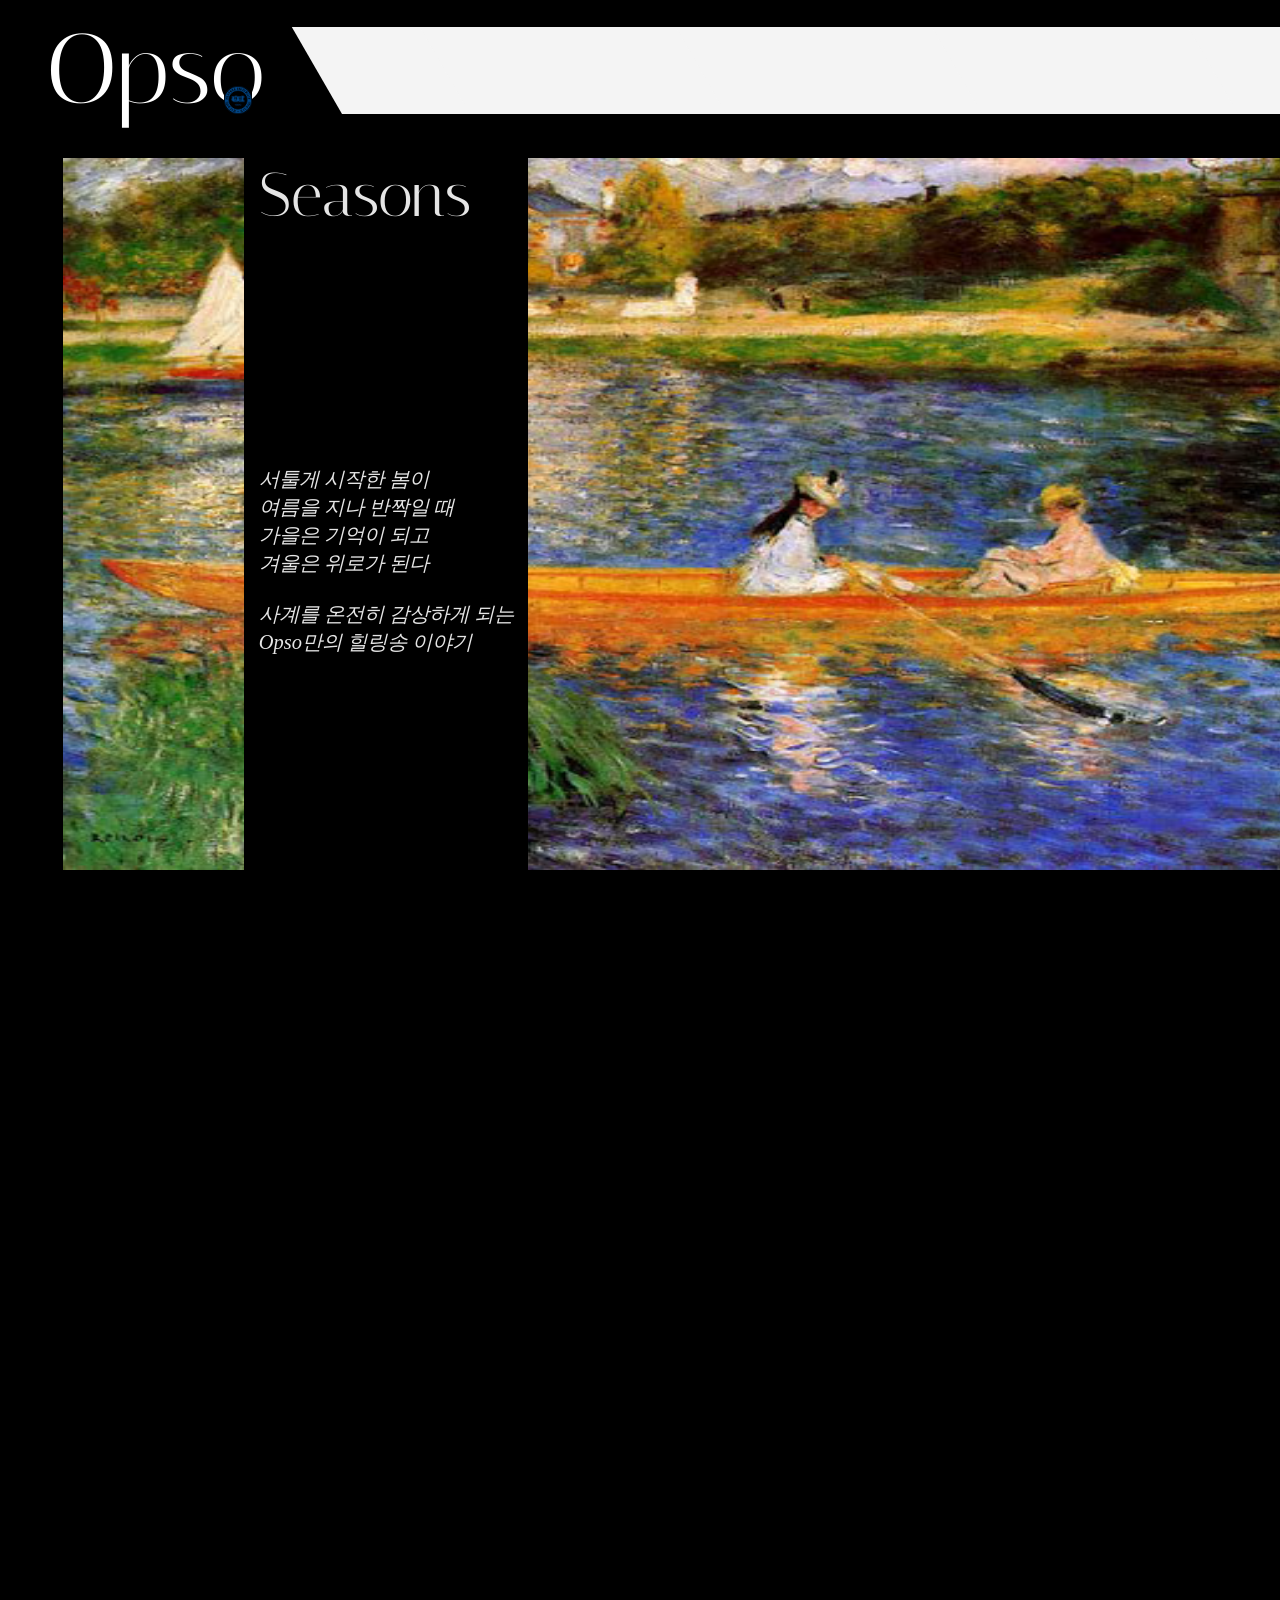
<file: index.html>
<div class="triangle"></div><!DOCTYPE html>
<html lang="ko">
<head>
    <meta charset="UTF-8">
    <meta name="viewport" content="width=device-width, initial-scale=1.0">
    <link rel="stylesheet" href="css/style.css"> 
    <link rel="preconnect" href="https://fonts.googleapis.com"> <!--최선민: 폰트 추가-->
    <link rel="preconnect" href="https://fonts.gstatic.com" crossorigin>
    <link href="https://fonts.googleapis.com/css2?family=Italiana&display=swap" rel="stylesheet">
    <title>우리의 힐링송</title> <!--김예인: 웹페이지 이름 변경-->
</head>
<body> <!--권용준: 메인 페이지 구축-->
    <div class="first-page-section">
        <div class="slate-container"> <!--권용준: 슬레이터 도형 클래스 생성-->
            <div class="diamond-wrapper item-1"></div>
            <div class="diamond-wrapper item-2"></div>
            <div class="diamond-wrapper item-3"></div>
            <div class="diamond-wrapper item-4"></div>
            <div class="diamond-wrapper item-5"></div>
            <div class="diamond-wrapper item-6"></div>
            <div class="diamond-wrapper item-7"></div>
            <div class="diamond-wrapper item-8"></div>
        </div>

        <div class="top-title">Opso</div>
        <div class="logo-image"> <!--김예인: 한양대 로고 이미지 삽입-->
            <img src="asset/한양대 로고.png" alt="한양대 로고"> 
        </div>

        <div class="top-image">
            <img src="asset/계절별 명화 아카이브/메인 페이지 명화.png" alt="메인 페이지 명화">
        </div>

        <div class="middle-title">Seasons</div>  
        
        <div class="middle-text">
            서툴게 시작한 봄이<br>
            여름을 지나 반짝일 때<br>
            가을은 기억이 되고<br>
            겨울은 위로가 된다<br>
            <br>
            사계를 온전히 감상하게 되는<br> <!--김예인: 추가적인 웹페이지 설명 삽입-->
            Opso만의 힐링송 이야기
        </div>  
        
        <div class="square middle-box"></div>
    </div>

    <div class="spacer-section"></div>

    <div class="second-page-section"> <!--권용준: 스크롤 시 나오는 계절 페이지를 두 번째 섹션으로 구축-->
                <a href="html/indexspring.html"> <!--김예인: 세부 페이지와 연결-->
            <div class="spring-image">
                <img src="asset/계절별 명화 아카이브/봄 계절 명화.png" alt="봄 계절 명화">
            </div>
        </a>
            <div class="spring-title">Spring</div>

                <a href="html/indexsummer.html"> <!--김예인: 세부 페이지와 연결-->
            <div class="summer-image">
                <img src="asset/계절별 명화 아카이브/여름 계절 명화.png" alt="여름 계절 명화">
            </div>
        </a>
            <div class="summer-title">Summer</div>

                <a href="html/indexautumn.html"> <!--김예인: 세부 페이지와 연결-->
            <div class="autumn-image">
                <img src="asset/계절별 명화 아카이브/가을 계절 명화.png" alt="가을 계절 명화">
            </div>
        </a>
            <div class="autumn-title">Autumn</div>

                <a href="html/indexwinter.html"> <!--김예인: 세부 페이지와 연결-->
            <div class="winter-image">
                <img src="asset/계절별 명화 아카이브/겨울 계절 명화.png" alt="겨울 계절 명화">
            </div>
        </a>
            <div class="winter-title">Winter</div>
    </div>
    <script src="detail.js"></script>
</body>
</html>
</file>
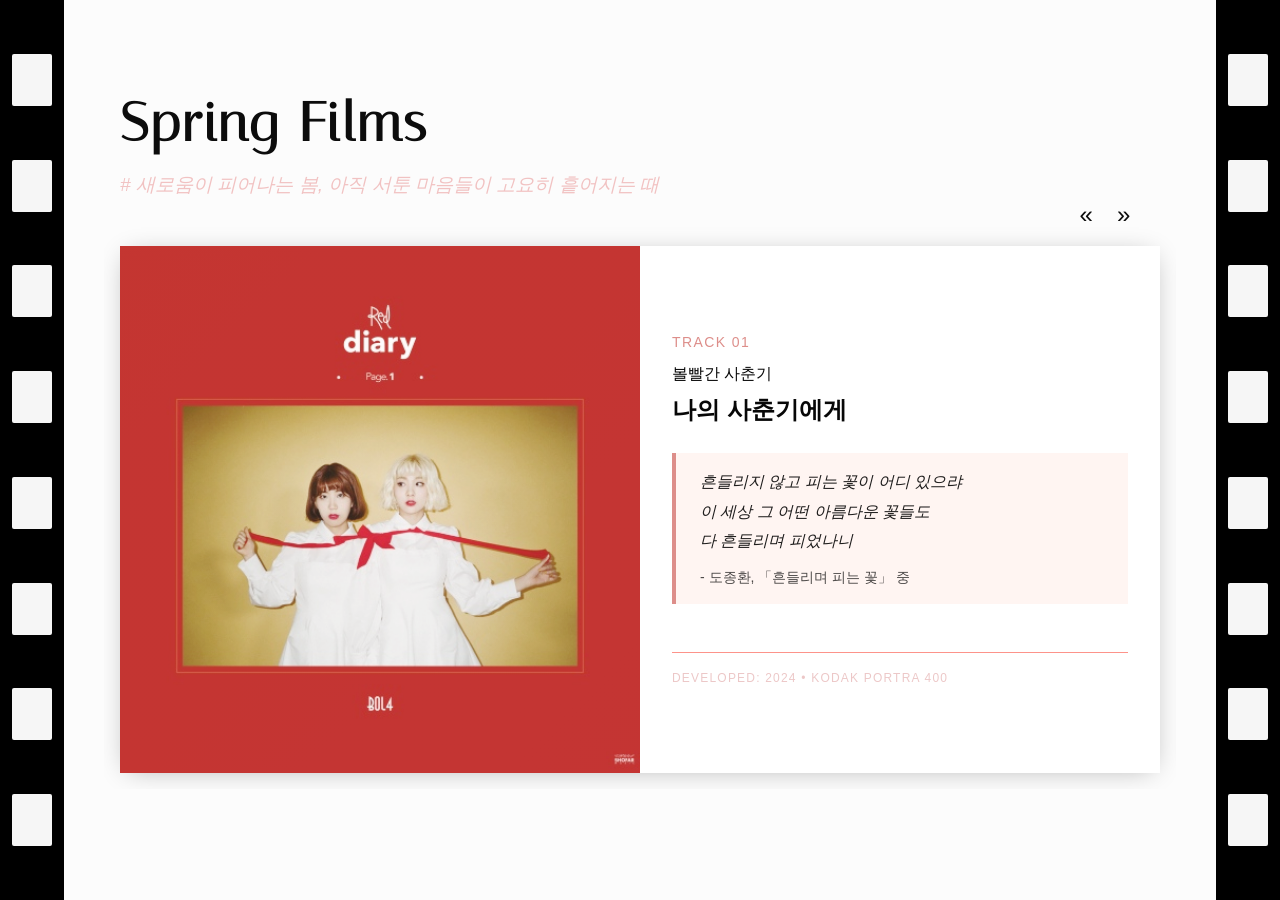
<file: indexspring.html>
<!DOCTYPE html>
<html lang="ko">
<head>
<div class="container">
        <link rel="stylesheet" href="stylespring.css"> 
        <link rel="preconnect" href="https://fonts.googleapis.com">
        <link rel="preconnect" href="https://fonts.gstatic.com" crossorigin>
        <link href="https://fonts.googleapis.com/css2?family=Italiana&display=swap" rel="stylesheet">
        <div class="header">           
            <h1>Spring Films</h1>
            <p class="subtitle">
                # 새로움이 피어나는 봄, 아직 서툰 마음들이 고요히 흩어지는 때<br>
            </p>
            <div class="movie-line1"></div>
            <div class="movie-line2"></div>
            <div class="perforation-container left" id="perf-left"></div>
            <div class="perforation-container right" id="perf-right"></div>
            <div class="button">
                <button id="prev-btn" class="prev-btn">«</button>
                <button id="next-btn" class="next-btn">»</button>
            </div> 
        </div>
</head>
<body>
        <div class="track-container" id="track-container">
            <div class="film-strip" id="track-amber">
                <div class="film-content">
                    <div class="film-grid">
                        <div class="film-image">
                            <img src="썸네일%20아카이브/나의 사춘기에게.jpg" alt="나의 사춘기에게">
                            <div class="film-overlay"></div>
                        </div>
                        
                        <div class="film-text amber">
                            <div>
                                <p class="track-label amber">TRACK 01</p>
                                <p class="artist-name">볼빨간 사춘기</p>
                                <h2 class="song-title amber">나의 사춘기에게</h2>
                            </div>

                            <div class="quote-box amber">
                                <p class="quote-line">흔들리지 않고 피는 꽃이 어디 있으랴</p>
                                <p class="quote-line">이 세상 그 어떤 아름다운 꽃들도</p>
                                <p class="quote-line">다 흔들리며 피었나니</p>
                                <p class="quote-source">- 도종환, 「흔들리며 피는 꽃」 중</p>
                            </div>

                            <div class="timestamp amber">
                                <p class="timestamp-text">DEVELOPED: 2024 • KODAK PORTRA 400</p>
                            </div>
                        </div>
                    </div>
                </div>
            </div>

            <div class="film-strip" id="track-rose">
                <div class="film-perforations film-perforations-left" id="perf2left"></div>
                <div class="film-perforations film-perforations-right" id="perf2right"></div>
                
                <div class="film-content">
                    <div class="film-grid" style="direction: rtl;">
                        <div style="direction: ltr;">
                            <div class="film-text rose">
                                <div>
                                    <p class="track-label rose">
                                        <br>
                                        <br>
                                        <br>
                                        TRACK 02</p>
                                    <p class="artist-name">악동뮤지션</p>
                                    <h2 class="song-title rose">Give Love</h2>
                                </div>

                                <div class="quote-box rose">
                                    <p class="quote-line">사랑은 주는 것,</p>
                                    <p class="quote-line">다 주고도 더 주고 싶어지는 것,</p>
                                    <p class="quote-line">받지 못해도 멈추지 못하는 것.</p>
                                    <p class="quote-source">- 정호승 시집, 「사랑하다가 죽어버려라」 중</p>
                                </div>

                                <div class="timestamp rose">
                                    <p class="timestamp-text">DEVELOPED: 2024 • FUJIFILM SUPERIA 400</p>
                                </div>
                            </div>
                        </div>

                        <div class="film-image" style="direction: ltr;">
                            <img src="썸네일%20아카이브/Give love.jpg" alt="Give love">
                            <div class="film-overlay"></div>
                        </div>
                    </div>
                </div>
            </div>
        </div>
    </div>
</body>

<script>
        function createPerforations() {
            const containers = [
                { left: 'perf-left', right: 'perf-right' }
            ];

            containers.forEach(({ left, right }) => {
                [left, right].forEach(id => {
                    const container = document.getElementById(id);
                    container.innerHTML = '';
                    for (let i = 0; i < 8; i++) {
                        const hole = document.createElement('div');
                        hole.className = 'perforation-hole';
                        container.appendChild(hole);
                    }
                });
            });
        }
</script>

<script>
document.addEventListener('DOMContentLoaded', function() {
    createPerforations(); 

    const trackContainer = document.getElementById('track-container'); 
    const prevBtn = document.getElementById('prev-btn');
    const nextBtn = document.getElementById('next-btn');

    let currentTrack = 1; 
    const totalTracks = 2; 

    function updateTrackDisplay() {
        const offset = (currentTrack - 1) * -50; 
        trackContainer.style.transform = `translateX(${offset}%)`;

        prevBtn.disabled = (currentTrack === 1);
        nextBtn.disabled = (currentTrack === totalTracks);
    }

    nextBtn.addEventListener('click', function() {
        if (currentTrack < totalTracks) {
            currentTrack++;
            updateTrackDisplay();
        }
    });

    prevBtn.addEventListener('click', function() {
        if (currentTrack > 1) {
            currentTrack--;
            updateTrackDisplay();
        }
    });

    updateTrackDisplay();
    setTimeout(() => {
        document.body.classList.add('loaded');
    }, 10);
});
</script>
</file>
<file: css/style.css>
html { /*최선민: 페이지 스크롤 y축으로 가능하게, x축은 화면 고정, 스크롤 부드럽게 구현*/
    overflow-y: scroll; 
    overflow-x: hidden;
    scroll-behavior: smooth;
}

body { /*권용준: 기본 바탕색 검은색으로 지정*/
    margin: 0;
    padding: 0;
    background-color: #000000; 
}

.first-page-section { /*권용준: 메인 페이지 첫 번째 섹션이 부드럽게 올라오도록 구현*/
    height: 100vh;
    position: relative; 
    transition: transform 1.3s ease-out, opacity 0.5s ease-out;
}

.first-page-section.hide { 
    transform: translateY(-50px);
    opacity: 0;
}

.slate-container {
    position: relative; 
    top: 0; 
    right: 0;
    width: 80%; /*김예인: 반응형으로 구현하기 위해 비율로 조정함.*/
    height: 10%; 
}

.diamond-wrapper {
    position: absolute; 
    width: 14.5vh; /*김예인: 반응형으로 구현하기 위해 사용자 뷰포트 비율로 조정함.*/
    height: 9.7vh;
    transform: skewX(30deg); 
    background-color: rgb(244, 244, 244);
    top: 30%; /*김예인: 반응형으로 구현하기 위해 비율로 조정함.*/
}

/*김예인: item-1 ~ item-8까지 반응형으로 구현하기 위해 슬레이트 도형의 위치를 비율로 조정함.*/
.item-1 {
    left: 31%; 
}

.item-2 {
    left: 43.5%;
}

.item-3 {
    left: 56%;
}

.item-4 {
    left: 68.5%;
}

.item-5 {
    left: 81%;
}

.item-6 {
    left: 93.5%;
}

.item-7 {
    left: 106%;
}

.item-8 {
    left: 118.5%;
}

.top-title {
    position: absolute;
    top: 1.2%; /*김예인: 반응형으로 구현하기 위해 비율로 조정함.*/
    left: 3.6%;
    color: #ffffff;
    font-size: 10.96vh; /*김예인: 반응형으로 구현하기 위해 뷰포트 비율로 조정함\.*/
    font-family: 'Italiana', sans-serif; /*최선민: Italiana 적용 및 폰트 사이즈 조절*/
    font-weight: 400;
}

.top-image { /*김예인: 반응형으로 구현하기 위해 비율로 조정함.*/
    position: absolute;
    top: 17.5%;
    left: 4.95%;

    width: 121.05vh; 
    height: 120vh;
}

.top-image img { /*권용준: 메인 페이지 명화 이미지 비율 조정*/
    width: 137%;
    height: 66%;
}

.logo-image { /*김예인: 한양대 로고 이미지 위치 조정. 반응형으로 구현하기 위해 비율로 조정함.*/
    position: absolute;
    top: 9.5%;
    left: 17.5%;

    width: 121.05vh; 
    height: 120vh;
    z-index: 10; /*김예인: 다른 요소에 가려지지 않도록 z-index 값을 높게 설정함.*/
}

.logo-image img {
    width: 2.6%;
    height: 2.6%;
}

.middle-box {
    position: absolute; 
    width: 31.5vh; /*김예인: 반응형으로 구현하기 위해 비율로 조정함.*/
    height: 120vh;

    background-color: #000000; 
    top: 17.5%; /*김예인: 반응형으로 구현하기 위해 비율로 조정함.*/
    left: 19.1%;
    z-index: 5;
}

.middle-title {
    position: absolute;
    top: 17.5%; /*김예인: 반응형으로 구현하기 위해 비율로 조정함.*/
    left: 20.25%;
    color: #ffffff;
    font-size: 6.9vh;
    z-index: 10; /*권용준: middle-box에 가려지지 않도록 z-index 높은 값으로 설정*/
    font-family: 'Italiana', sans-serif; /*최선민: Italiana 적용 및 폰트 사이즈 조절*/
    font-weight: 400;
    opacity: 0;
    transform: translateY(30px); /*김예인: 아래에서 위로 올라오는 모션 구현*/
    animation-fill-mode: forwards;
}

.middle-text {
    position: absolute;
    top: 51.7%; /*김예인: 반응형으로 구현하기 위해 비율로 조정함.*/
    left: 20.22%;
    color: #ffffff;
    font-size: 2.27vh;
    z-index: 10; /*권용준: middle-box에 가려지지 않도록 z-index 높은 값으로 설정*/
    font-style: italic;
    font-weight: 300;
    opacity: 0;
    transform: translateY(30px); /*김예인: 아래에서 위로 올라오는 모션 구현*/
    animation-fill-mode: forwards;
}

@keyframes fadeUp { /*김예인: 아래에서 위로 올라오면서 투명도가 높아지게 함.*/
    0% {
        opacity: 0;
        transform: translateY(5px);
    }
    100% {
        opacity: 0.9; 
        transform: translateY(0);
    }
}

.middle-title {
    animation: fadeUp 1s ease-out 0.12s forwards; 
}

.middle-text {
    animation: fadeUp 1s ease-out 0.45s forwards;  /*김예인: middle title이 올라온 후, middle text가 올라오도록 시간 조정*/
}

.fade-in {
    opacity: 0.9 !important; /*최선민: 계절 섹션도 fade in 적용*/
}

.second-page-section {
    position: relative;
    padding-top: 100px;
    height: 82vh; /*김예인: 반응형으로 구현하기 위해 비율로 조정함.*/
    min-height: 82vh;
    opacity: 0;
    transition: opacity 0.7s ease-out;
}

.second-page-section div[class='-image'], 
.second-page-section div[class='-title'] { /*최선민: 계절 섹션도 fade in 적용*/
    opacity: 0 !important;
    transition: opacity 0.4s ease-out;
    transform: none !important;
}

.second-page-section .show-content {
    opacity: 0.8;
    transform: translateY(0);
}

.spring-image {
    position: absolute;
    top: 0px;
    left: 0%; /*김예인: 반응형으로 구현하기 위해 비율로 조정함.*/
    width: 25%;
    height: 82vh;
    overflow: hidden;
    mask-image: /*권용준: 계절 이미지에 검은색 선형 그라데이션 삽입*/
        linear-gradient(to bottom, black 70%, transparent 100%);
    -webkit-mask-image:
        linear-gradient(to bottom, black 70%, transparent 100%);
}

.spring-title {
    position: absolute;
    bottom: 0px;
    left: 7%; /*김예인: 반응형으로 구현하기 위해 비율로 조정함.*/
    color: #ffffff;
    font-size: 7.3vh;
    font-family: 'Italiana', sans-serif; /*최선민: Italiana 적용 및 폰트 사이즈 조절*/
    font-weight: 550;
}

.summer-image {
    position: absolute;
    top: 148px;
    left: 25%; /*김예인: 반응형으로 구현하기 위해 비율로 조정함.*/
    width: 25%;
    height: 82vh;
    overflow: hidden;
    mask-image: /*권용준: 계절 이미지에 검은색 선형 그라데이션 삽입*/
        linear-gradient(to top, black 70%, transparent 100%);
    -webkit-mask-image: 
        linear-gradient(to top, black 70%, transparent 100%);
}

.summer-title {
    position: absolute;
    top: 30px;
    left: 31%; /*김예인: 반응형으로 구현하기 위해 비율로 조정함.*/
    color: #ffffff;
    font-size: 7.3vh;
    font-family: 'Italiana', sans-serif; /*최선민: Italiana 적용 및 폰트 사이즈 조절*/
    font-weight: 550;
}

.autumn-image {
    position: absolute;
    top: 0px;
    left: 50%; /*김예인: 반응형으로 구현하기 위해 비율로 조정함.*/
    width: 25%;
    height: 82vh;
    overflow: hidden;
    mask-image: /*권용준: 계절 이미지에 검은색 선형 그라데이션 삽입*/
        linear-gradient(to bottom, black 70%, transparent 100%);
    -webkit-mask-image: 
        linear-gradient(to bottom, black 70%, transparent 100%);
}

.autumn-title {
    position: absolute;
    bottom: 0;
    left: 56%; /*김예인: 반응형으로 구현하기 위해 비율로 조정함.*/
    color: #ffffff;
    font-size: 7.3vh;
    font-family: 'Italiana', sans-serif; /*최선민: Italiana 적용 및 폰트 사이즈 조절*/
    font-weight: 550;
}

.winter-image {
    position: absolute;
    top: 148px;
    left: 75%; /*김예인: 반응형으로 구현하기 위해 비율로 조정함.*/
    width: 25%;
    height: 82vh;
    overflow: hidden;
    mask-image: /*권용준: 계절 이미지에 검은색 선형 그라데이션 삽입*/
        linear-gradient(to top, black 70%, transparent 100%);
    -webkit-mask-image:
        linear-gradient(to top, black 70%, transparent 100%);
}

.winter-title {
    position: absolute;
    top: 30px;
    left: 82.3%; /*김예인: 반응형으로 구현하기 위해 비율로 조정함.*/
    color: #ffffff;
    font-size: 7.3vh;
    font-family: 'Italiana', sans-serif; /*최선민: Italiana 적용 및 폰트 사이즈 조절*/
    font-weight: 550;
}

.spring-image img,
.summer-image img,
.autumn-image img,
.winter-image img {
    width: 100%;  
    height: 100%;
    object-fit: cover;
    transition: opacity 0.3s ease-in-out; /*권용준: 계절 이미지 호버 시 투명도 감소하도록 구현*/
    display: block;
}

.spring-image:hover img,
.summer-image:hover img,
.autumn-image:hover img,
.winter-image:hover img {
    opacity: 0.6;
    cursor: pointer; /*권용준: 계절 이미지 호버 시 투명도 감소하도록 구현*/
}

.italiana-regular {
  font-family: 'Italiana', sans-serif; /*최선민: Italiana 부모 클래스 생성*/
  font-style: normal;
}

.second-page-section a {
    text-decoration: none; /* 밑줄 제거 */
    color: inherit; /* 부모 요소의 색상 상속 */
    display: block; /* 링크가 div를 완전히 감싸도록 설정 */
}
</file>
<file: stylespring.css>
:root {
            --color-cream: #ffffff;
            --color-amber-900: #070707;
            --color-amber-800: #e78a8a;
            --color-amber-700: #da9191;
            --color-amber-600: #b0d68c;
            --color-amber-400: #dd8e8a;
            --color-amber-100: #fec7c7;
            --color-amber-50: #fffbeb;
            --color-rose-950: #32490b;
            --color-rose-900: #070707;
            --color-rose-700: #82ce5e;
            --color-rose-400: #a0d578;
            --color-rose-100: #dbffc2;
            --color-rose-50: #e2f4c5;
        }

        * {
            margin: 0;
            padding: 0;
            box-sizing: border-box;
        }
        
        .italiana-regular {
        font-family: 'Italiana', sans-serif;
        font-style: normal;
        }

        body {
            font-family: -apple-system, BlinkMacSystemFont, 'Segoe UI', Roboto, 'Helvetica Neue', Arial, sans-serif;
            line-height: 1.6;
            padding: 3rem 1rem;
            height: 100%;
            background-color: #fcfcfc;
            overflow: hidden;
            overflow-x: hidden;
            opacity: 0; 
            transition: opacity 0.9s ease-in-out; 
        }

        body.loaded {
            opacity: 1; 
        }

        .container {
            max-width: 67rem;
            margin: 0 auto;
            overflow: hidden;
        }

        .header {
            text-align: left;
            margin-bottom: 2.8rem;
        }

        h1 {
            font-size: 3.4rem;
            font-weight: 800;
            color: #0c0c0c;
            margin-bottom: 0.2rem;
            margin-top: 2rem;
            font-family: 'Italiana', sans-serif;
            letter-spacing: 2.8px;
            margin-left: 1rem;
        }

        .subtitle {
            color: var(--color-amber-800);
            opacity: 0.5;
            font-style: italic;
            font-weight: 500;
            font-size: 1.2rem;
            margin-left: 1rem;
        }

        .button {
            position: relative; 
            width: 100%;
            left: 90%;
            float: right;
            height: 30%;
        }

        .prev-btn {
            position: absolute; 
            font-size: 24px;
            border: none;
            background-color: transparent;
            cursor: pointer;
            padding: 0;
            outline: none;
            color: #0c0c0c; 
            left: 1%; 
            top: 0;
        }

        .next-btn {
            position: absolute; 
            font-size: 24px;
            border: none;
            background-color: transparent;
            cursor: pointer;
            padding: 0;
            outline: none;
            color: #0c0c0c; 
            left: 4.5%; 
            top: 0;
        }

        .movie-line1 {
            position: absolute; 
            width: 5%; 
            height: 100%;
            background-color: #000000; 
            left: 0%;
            top: 0%;
        }

        .movie-line2 {
            position: absolute; 
            width: 5%;
            height: 100%;
            background-color: #000000; 
            right: 0%;
            top: 0%;
        }

        .perforation-container {
            position: absolute;
            width: 5%; 
            height: 100%;
            top: 0;
            background-color: #000000;
            
            display: flex;
            flex-direction: column;
            justify-content: space-evenly;
            align-items: center;
            z-index: 5; 
        }

        .perforation-container.left {
            left: 0%;
        }
        .perforation-container.right {
            right: 0%;
        }

        .perforation-hole {
            width: 40px; 
            height: 52px; 
            background-color: rgb(246, 246, 246); 
            border-radius: 0.125rem;
        }

        .track-container {
            width: 200%; 
            display: flex; 
            transition: transform 0.5s ease-in-out; 
        }

        .film-strip {
            min-width: 50%;
            margin-bottom: 0; 
            position: relative;
        }
        
        .film-content {
            margin-left: 1rem;
            margin-right: 1rem;
            margin-bottom: 1rem;
            background-color: white;
            box-shadow: 0 3px 26px -8px rgba(0, 0, 0, 0.329);
        }

        .film-grid {
            display: grid;
            grid-template-columns: 1fr 1fr;
        }

        .film-image {
            position: relative;
            background-color: #f3f4f6;
        }

        .film-image img {
            width: 100%;
            height: 100%;
            object-fit: cover;
            opacity: 0.9;
        }

        .film-overlay {
            position: absolute;
            inset: 0;
            background: linear-gradient(to bottom right, rgba(254, 243, 199, 0.2), rgba(255, 228, 230, 0.2));
            mix-blend-mode: overlay;
        }

        .film-text {
            padding: 2rem;
            background-color: white;
            display: flex;
            flex-direction: column;
            justify-content: center;
        }

        .track-label {
            font-size: 0.875rem;
            letter-spacing: 0.1em;
            margin-bottom: 0.5rem;
        }

        .track-label.amber { color: var(--color-amber-400); }
        .track-label.rose { color: var(--color-rose-700); }

        .artist-name {
            margin-bottom: 0.25rem;
        }

        .song-title {
            font-size: 1.5rem;
            font-weight: 700;
            margin-bottom: 1.5rem;
        }

        .song-title.amber { color: var(--color-amber-900); }
        .song-title.rose { color: var(--color-rose-900); }

        .quote-box {
            border-left: 4px solid;
            padding-left: 1.5rem;
            padding: 1rem 0 1rem 1.5rem;
            margin-bottom: 1.5rem;
            background-color: rgba(0, 0, 0, 0.02);
        }

        .quote-box.amber {
            border-color: var(--color-amber-400);
            background-color: rgba(255, 192, 175, 0.168);
        }

        .quote-box.rose {
            border-color: var(--color-rose-400);
            background-color: rgba(209, 246, 202, 0.3);
        }

        .quote-line {
            margin-bottom: 0.25rem;
            font-style: italic;
            opacity: 0.9;
        }

        .quote-source {
            font-size: 0.875rem;
            opacity: 0.7;
            margin-top: 0.75rem;
        }

        .timestamp {
            margin-top: 1.5rem;
            padding-top: 1rem;
            border-top: 1px solid;
        }

        .timestamp.amber { border-color: #fd938a; }
        .timestamp.rose { border-color: #d8f4c2; }

        .timestamp-text {
            font-size: 0.75rem;
            letter-spacing: 0.1em;
            opacity: 0.5;
        }

        .quote-box.amber .quote-line { color: var(--color-amber-900); }
        .quote-box.rose .quote-line { color: var(--color-rose-900); }

        .film-text.amber .artist-name { color: var(--color-amber-900); }
        .film-text.rose .artist-name { color: var(--color-rose-900); }

        .film-text.amber .timestamp-text { color: var(--color-amber-700); }
        .film-text.rose .timestamp-text { color: var(--color-rose-700); }


        @media (max-width: 768px) {
            .film-grid {
                grid-template-columns: 1fr;
            }

            .film-content {
                margin-left: 1rem;
                margin-right: 1rem;
            }

            h1 {
                font-size: 1.875rem;
            }

            .film-text {
                padding: 1.5rem;
            }

            .frame-number {
                right: auto;
                left: 1rem;
            }

            .film-grid > div:nth-child(2) .frame-number {
                left: 1rem;
            }
        }
</file>
